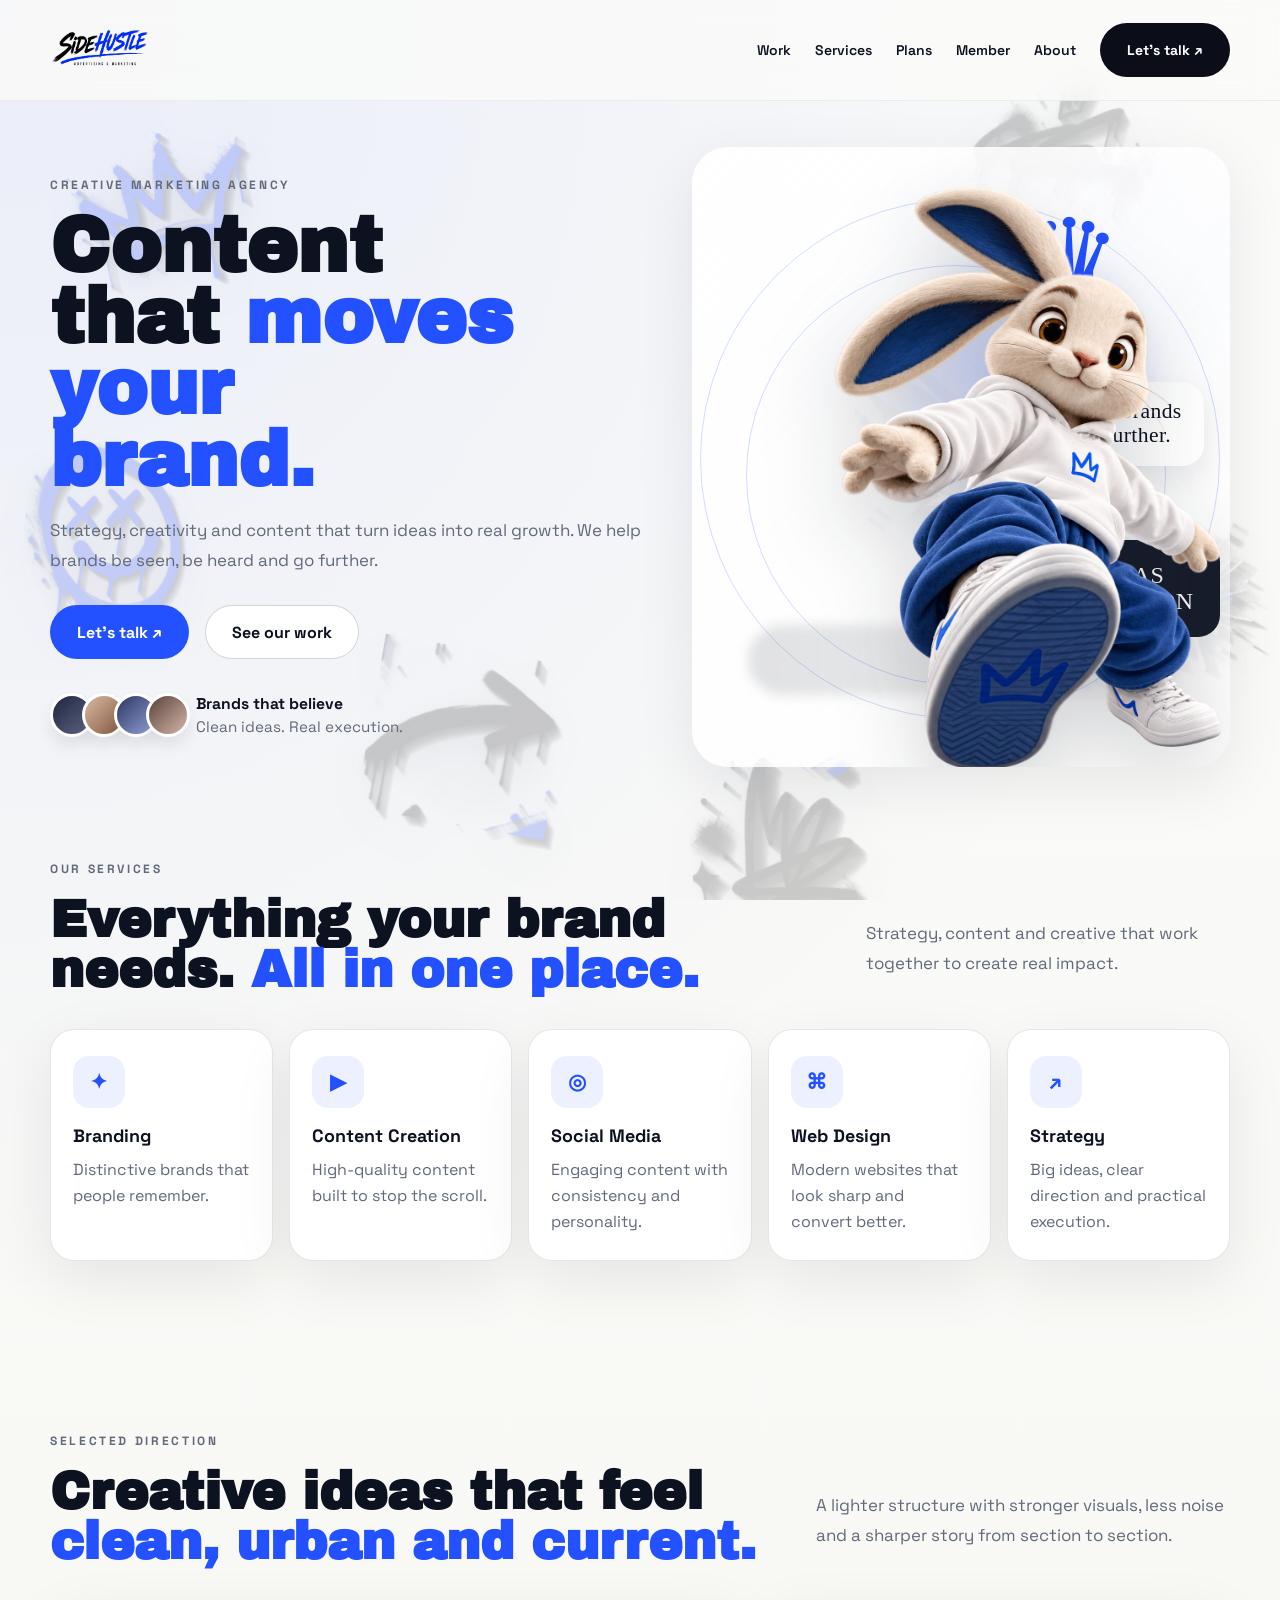
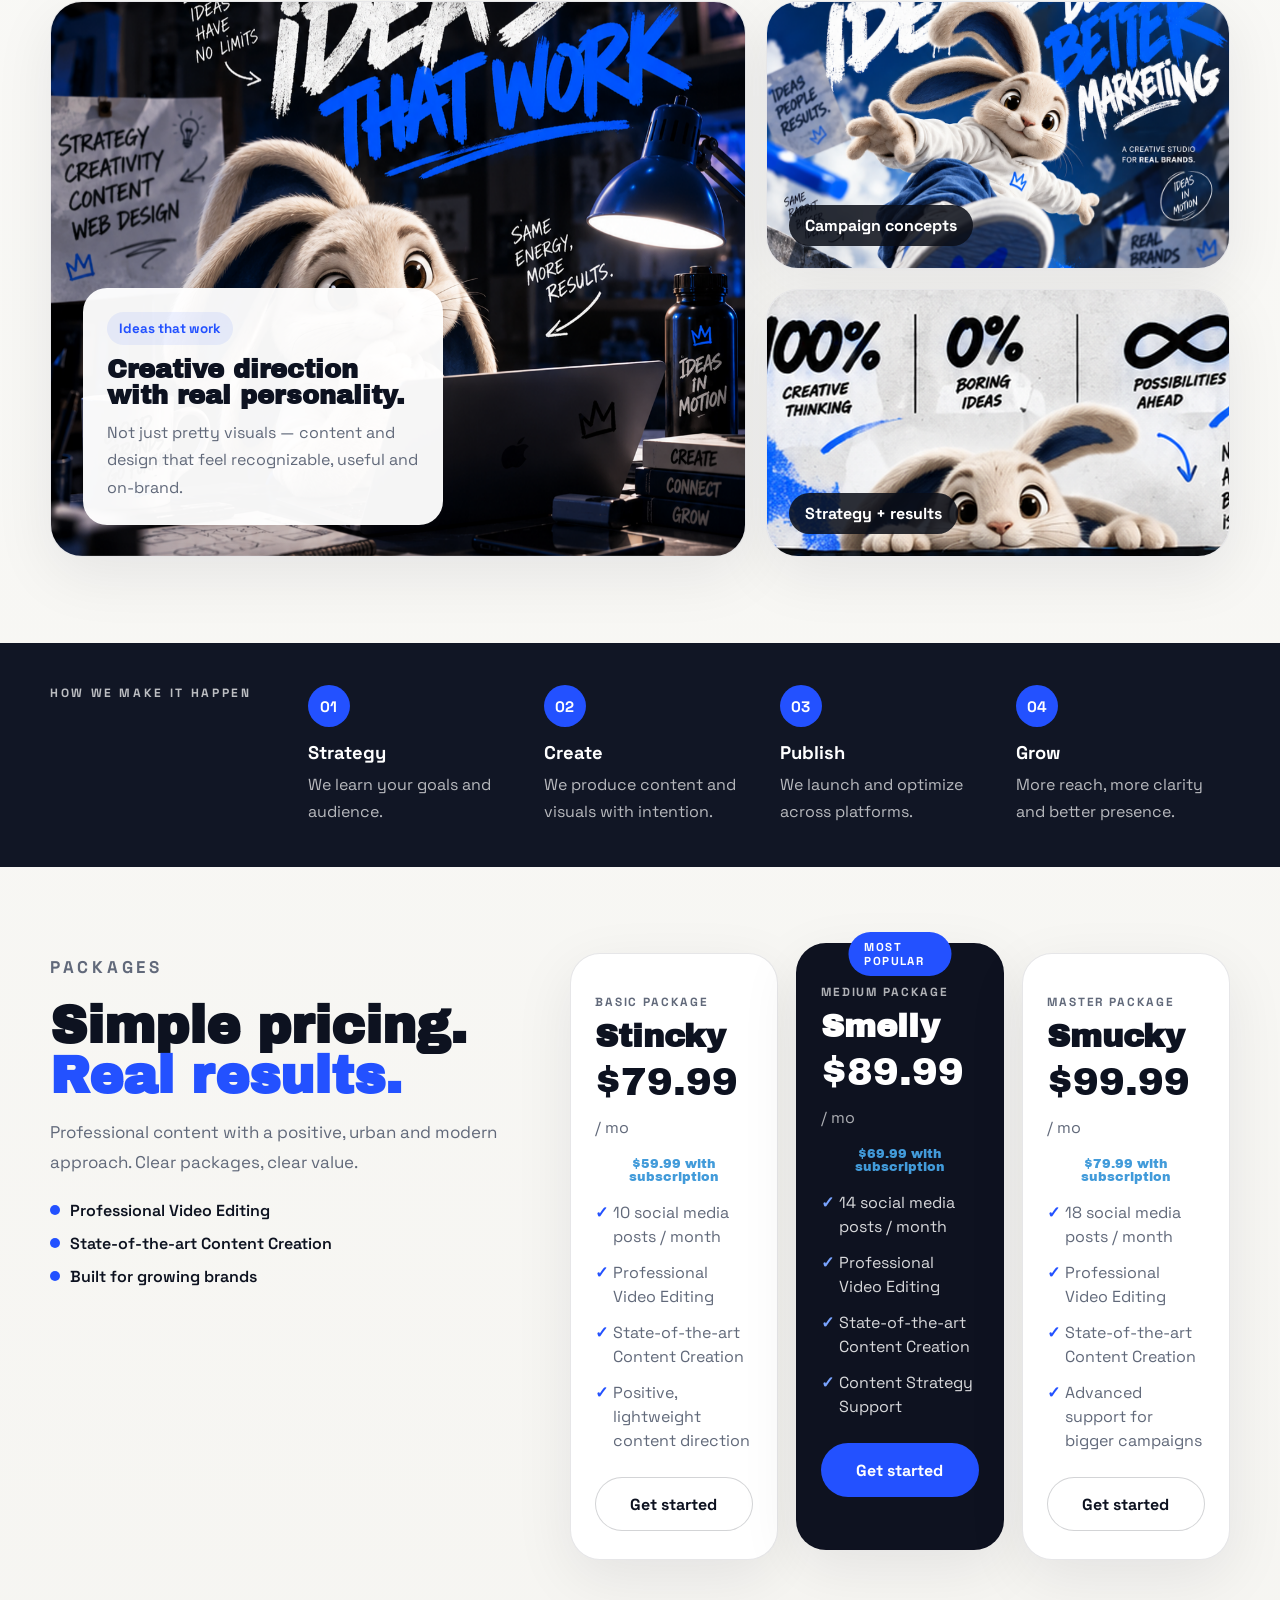
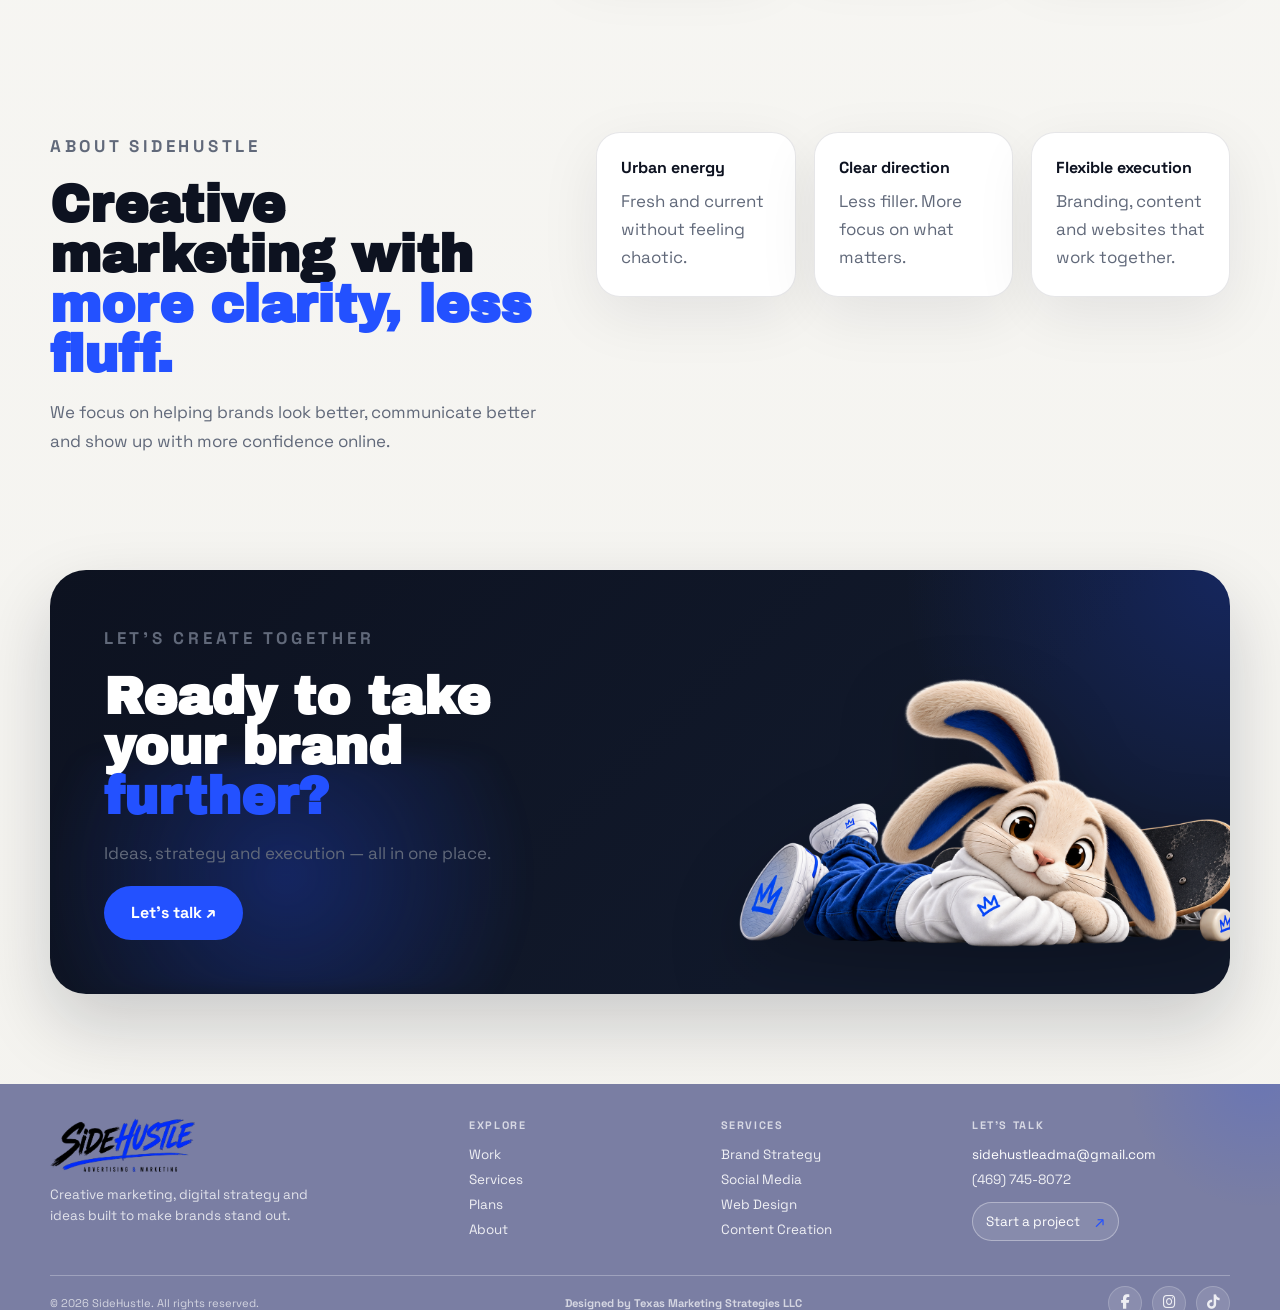
<file: index.html>
<!DOCTYPE html>
<html lang="en">
<head>
  <link
  rel="stylesheet"
  href="https://cdnjs.cloudflare.com/ajax/libs/font-awesome/6.5.2/css/all.min.css"
>
  <meta charset="UTF-8" />
  <meta name="viewport" content="width=device-width, initial-scale=1.0" />
  <meta name="theme-color" content="#0d1220" />
  <meta name="description" content="SideHustle Advertising & Marketing — creative content, branding and websites for brands with hustle." />
  <title>SideHustle — Content that moves your brand</title>
  <link rel="preconnect" href="https://fonts.googleapis.com">
  <link rel="preconnect" href="https://fonts.gstatic.com" crossorigin>
  <link href="https://fonts.googleapis.com/css2?family=Archivo+Black&family=Permanent+Marker&family=Space+Grotesk:wght@400;500;700&display=swap" rel="stylesheet">
  <link rel="stylesheet" href="style.css?v=clean-motion-1" />
  <link rel="icon" type="image/png" href="assets/img/sidehustle_logo.png">
</head>
<body>
  <div class="graffiti-bg" aria-hidden="true"></div>

<div class="site-shell">
    <header class="site-header" id="top">
      <div class="container nav-wrap">
        <a class="brand" href="#top" aria-label="SideHustle home">
          <img src="assets/img/sidehustle_logo.png" alt="SideHustle Advertising & Marketing" />
        </a>

        <button class="nav-toggle" aria-label="Open navigation" aria-expanded="false">☰</button>

        <nav class="site-nav" aria-label="Primary navigation">
          <a href="#work">Work</a>
          <a href="#services">Services</a>
          <a href="#pricing">Plans</a>
          <a href="subscription.html">Member</a>
          <a href="#about">About</a>
          <a href="contact.html" class="btn btn-dark nav-cta">Let's talk ↗</a>
        </nav>
      </div>
    </header>

    <main>
      <section class="hero section" id="home">
        <div class="container hero-grid">
          <div class="hero-copy fade-up">
            <p class="eyebrow">Creative marketing agency</p>
            <h1>Content that <span>moves your brand.</span></h1>
            <p class="hero-text">Strategy, creativity and content that turn ideas into real growth. We help brands be seen, be heard and go further.</p>

            <div class="hero-actions">
              <a href="#contact" class="btn btn-primary">Let's talk ↗</a>
              <a href="#work" class="btn btn-outline">See our work</a>
            </div>

            <div class="trust-row">
              <div class="trust-avatars" aria-hidden="true">
                <span></span><span></span><span></span><span></span>
              </div>
              <p><strong>Brands that believe</strong><span>Clean ideas. Real execution.</span></p>
            </div>
          </div>

          <div class="hero-visual fade-up" data-scene>
            <div class="hero-orbit orbit-one" data-depth="8"></div>
            <div class="hero-orbit orbit-two" data-depth="5"></div>
            <div class="hero-crown" data-depth="16">♛</div>
            <div class="hero-splash" data-depth="12"></div>
            <div class="hero-platform" data-depth="3"></div>
            <div class="hero-note note-right" data-depth="10">Good brands<br>go further.</div>
            <div class="hero-note note-billboard" data-depth="14">Ideas<br>in motion</div>
            <img class="hero-rabbit" data-depth="20" src="assets/img/rabbit-step-overlay.png" alt="SideHustle rabbit mascot" />
          </div>
        </div>
      </section>

      <section class="services section services-band" id="services">
        <div class="container">
          <div class="section-head">
            <div>
              <p class="eyebrow">Our services</p>
              <h2>Everything your brand needs. <span>All in one place.</span></h2>
            </div>
            <p class="section-intro">Strategy, content and creative that work together to create real impact.</p>
          </div>

          <div class="service-grid">
            <article class="service-card">
              <div class="service-icon">✦</div>
              <h3>Branding</h3>
              <p>Distinctive brands that people remember.</p>
            </article>
            <article class="service-card">
              <div class="service-icon">▶</div>
              <h3>Content Creation</h3>
              <p>High-quality content built to stop the scroll.</p>
            </article>
            <article class="service-card">
              <div class="service-icon">◎</div>
              <h3>Social Media</h3>
              <p>Engaging content with consistency and personality.</p>
            </article>
            <article class="service-card">
              <div class="service-icon">⌘</div>
              <h3>Web Design</h3>
              <p>Modern websites that look sharp and convert better.</p>
            </article>
            <article class="service-card">
              <div class="service-icon">↗</div>
              <h3>Strategy</h3>
              <p>Big ideas, clear direction and practical execution.</p>
            </article>
          </div>
        </div>
      </section>

      <section class="work section" id="work">
        <div class="container">
          <div class="section-head">
            <div>
              <p class="eyebrow">Selected direction</p>
              <h2>Creative ideas that feel <span>clean, urban and current.</span></h2>
            </div>
            <p class="section-intro">A lighter structure with stronger visuals, less noise and a sharper story from section to section.</p>
          </div>

          <div class="work-grid">
            <article class="work-card work-feature" data-scene>
              <img class="card-art card-main" data-depth="8" src="assets/img/ideas-that-work.png" alt="Ideas that work board" />
              <div class="card-copy" data-depth="14">
                <span class="card-tag">Ideas that work</span>
                <h3>Creative direction with real personality.</h3>
                <p>Not just pretty visuals — content and design that feel recognizable, useful and on-brand.</p>
              </div>
            </article>

            <article class="work-card work-small" data-scene>
              <img class="card-art" data-depth="10" src="assets/img/concept-campaign.png" alt="Concept campaign board" />
              <div class="mini-copy" data-depth="14">
                <span>Campaign concepts</span>
              </div>
            </article>

            <article class="work-card work-small" data-scene>
              <img class="card-art" data-depth="10" src="assets/img/metrics-board.png" alt="Metrics board" />
              <div class="mini-copy" data-depth="14">
                <span>Strategy + results</span>
              </div>
            </article>
          </div>
        </div>
      </section>

      <section class="process-strip">
        <div class="container process-grid">
          <div class="process-title">
            <p class="eyebrow eyebrow-light">How we make it happen</p>
          </div>
          <div class="process-step">
            <span>01</span>
            <h3>Strategy</h3>
            <p>We learn your goals and audience.</p>
          </div>
          <div class="process-step">
            <span>02</span>
            <h3>Create</h3>
            <p>We produce content and visuals with intention.</p>
          </div>
          <div class="process-step">
            <span>03</span>
            <h3>Publish</h3>
            <p>We launch and optimize across platforms.</p>
          </div>
          <div class="process-step">
            <span>04</span>
            <h3>Grow</h3>
            <p>More reach, more clarity and better presence.</p>
          </div>
        </div>
      </section>

      <section class="pricing section" id="pricing">
        <div class="container pricing-layout">
          <div class="pricing-copy">
            <p class="eyebrow">Packages</p>
            <h2>Simple pricing. <span>Real results.</span></h2>
            <p>Professional content with a positive, urban and modern approach. Clear packages, clear value.</p>
            <ul class="pricing-notes">
              <li>Professional Video Editing</li>
              <li>State-of-the-art Content Creation</li>
              <li>Built for growing brands</li>
            </ul>
          </div>

          <div class="pricing-cards">
            <article class="price-card">
              <p class="package-label">Basic package</p>
              <h3>Stincky</h3>
              <div class="price">$79.99 <span>/ mo</span></div>
              <div class="pricesub"> <center>$59.99 with subscription </center></div>
              <ul>
                <li>10 social media posts / month</li>
                <li>Professional Video Editing</li>
                <li>State-of-the-art Content Creation</li>
                <li>Positive, lightweight content direction</li>
              </ul>
              <a href="contact.html" class="btn btn-outline btn-full">Get started</a>
            </article>

            <article class="price-card featured">
              <div class="popular-tag">Most popular</div>
              <p class="package-label">Medium package</p>
              <h3>Smelly</h3>
              <div class="price">$89.99 <span>/ mo</span></div>
              <div class="pricesub"> <center>$69.99 with subscription </center></div>
              <ul>
                <li>14 social media posts / month</li>
                <li>Professional Video Editing</li>
                <li>State-of-the-art Content Creation</li>
                <li>Content Strategy Support</li>
              </ul>
              <a href="contact.html" class="btn btn-primary btn-full">Get started</a>
            </article>

            <article class="price-card">
              <p class="package-label">Master package</p>
              <h3>Smucky</h3>
              <div class="price">$99.99 <span>/ mo</span></div>
              <div class="pricesub"> <center>$79.99 with subscription </center></div>
              <ul>
                <li>18 social media posts / month</li>
                <li>Professional Video Editing</li>
                <li>State-of-the-art Content Creation</li>
                <li>Advanced support for bigger campaigns</li>
              </ul>
              <a href="contact.html" class="btn btn-outline btn-full">Get started</a>
            </article>
          </div>
        </div>
      </section>

      <section class="about-lite section" id="about">
        <div class="container about-lite-grid">
          <div>
            <p class="eyebrow">About SideHustle</p>
            <h2>Creative marketing with <span>more clarity, less fluff.</span></h2>
            <p>We focus on helping brands look better, communicate better and show up with more confidence online.</p>
          </div>
          <div class="about-points">
            <div><strong>Urban energy</strong><p>Fresh and current without feeling chaotic.</p></div>
            <div><strong>Clear direction</strong><p>Less filler. More focus on what matters.</p></div>
            <div><strong>Flexible execution</strong><p>Branding, content and websites that work together.</p></div>
          </div>
        </div>
      </section>

      <section class="cta section" id="contact">
        <div class="container cta-box" data-scene>
          <div class="cta-copy" data-depth="10">
            <p class="eyebrow eyebrow-light">Let's create together</p>
            <h2>Ready to take your brand <span>further?</span></h2>
            <p>Ideas, strategy and execution — all in one place.</p>
            <a href="contact.html" class="btn btn-primary">Let's talk ↗</a>
          </div>
          <img class="cta-rabbit" data-depth="18" src="assets/img/footer-rabbit-overlay.png" alt="SideHustle rabbit mascot resting on skateboard" />
        </div>
      </section>
    </main>
  </div>
<!-- =====================================================
     FOOTER
===================================================== -->

<footer class="site-footer">

  <div class="container footer-main">

    <!-- BRAND -->
    <div class="footer-brand">

      <a href="#top" class="footer-logo">
        <img
          src="assets/img/logo2.png"
          alt="SideHustle"
        >
      </a>

      <p>
        Creative marketing, digital strategy
        and ideas built to make brands stand out.
      </p>

    </div>


    <!-- NAVIGATION -->
    <div class="footer-column">

      <h4>Explore</h4>

      <a href="#work">Work</a>
      <a href="#services">Services</a>
      <a href="#pricing">Plans</a>
      <a href="#about">About</a>

    </div>


    <!-- SERVICES -->
    <div class="footer-column">

      <h4>Services</h4>

      <a href="#services">Brand Strategy</a>
      <a href="#services">Social Media</a>
      <a href="#services">Web Design</a>
      <a href="#services">Content Creation</a>

    </div>


    <!-- CONTACT -->
    <div class="footer-column footer-contact">

      <h4>Let's talk</h4>

      <a href="mailto:sidehustleadma@gmail.com">
        sidehustleadma@gmail.com
      </a>

      <a >
        (469) 745-8072
      </a>

      <a href="contact.html" class="footer-button">
        Start a project
        <span>↗</span>
      </a>

    </div>

  </div>


  <!-- FOOTER BOTTOM -->

  <div class="container footer-bottom">

  <p>
    © 2026 SideHustle. All rights reserved.
  </p>

  <center><strong><p>
    Designed by Texas Marketing Strategies LLC
  </p></strong></center>

  <div class="footer-socials">

     <a
  href="https://www.facebook.com/profile.php?id=61593650062690&locale=es_LA" target="_blank"
  aria-label="Facebook"
  title="Facebook"
>
  <i class="fa-brands fa-facebook-f"></i>
</a>

    <a
      href="https://www.instagram.com/sidehustleadma/" target="_blank"
      aria-label="Instagram"
      title="Instagram"
    >
      <i class="fa-brands fa-instagram"></i>
    </a>

    <a
      href="https://www.tiktok.com/@sidehustleadma?_r=1&_t=ZS-9A17qVd7bAz"
      aria-label="TikTok"
      title="TikTok"
    >
      <i class="fa-brands fa-tiktok"></i>
    </a>

  </div>

</div>

  </div>

</footer>
  <script src="script.js?v=clean-motion-1"></script>
</body>
</html>
</file>
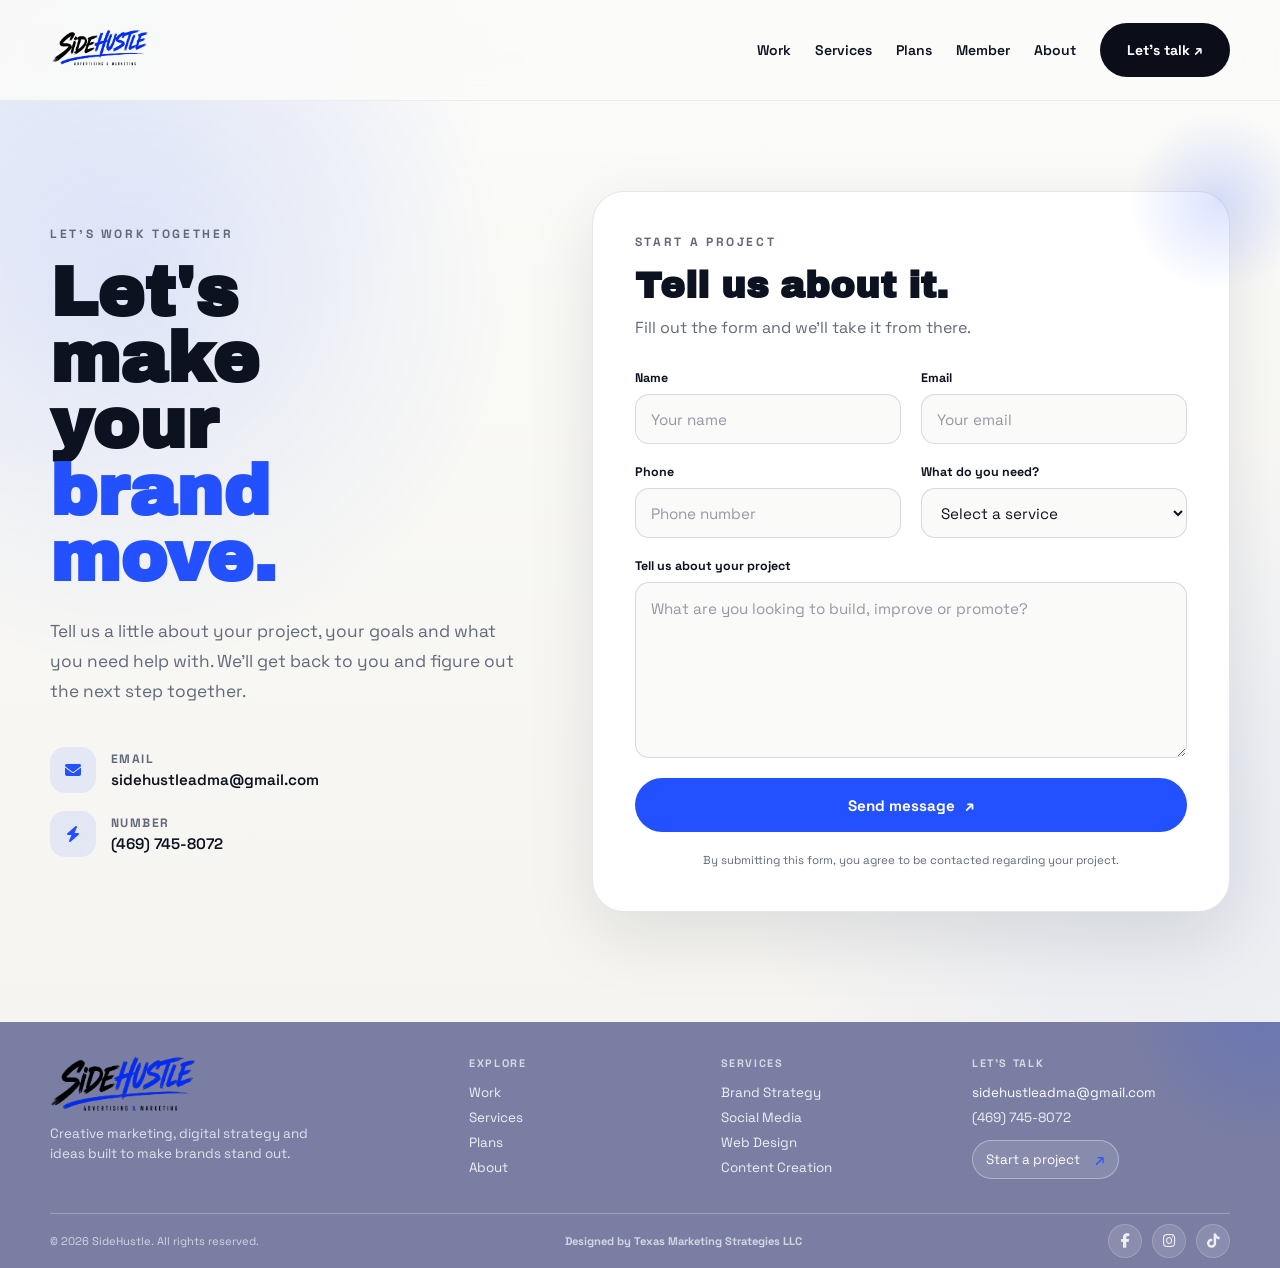
<file: contact.html>
<!DOCTYPE html>
<html lang="en">

<head>
    <link rel="icon" type="image/png" href="assets/img/sidehustle_logo.png">
  <meta charset="UTF-8" />

  <meta
    name="viewport"
    content="width=device-width, initial-scale=1.0"
  />

  <meta
    name="theme-color"
    content="#0d1220"
  />

  <meta
    name="description"
    content="Contact SideHustle Advertising & Marketing. Let's build something that moves your brand."
  />

  <title>Contact — SideHustle Advertising & Marketing</title>


  <!-- GOOGLE FONTS -->

  <link rel="preconnect" href="https://fonts.googleapis.com">

  <link
    rel="preconnect"
    href="https://fonts.gstatic.com"
    crossorigin
  >

  <link
    href="https://fonts.googleapis.com/css2?family=Archivo+Black&family=Permanent+Marker&family=Space+Grotesk:wght@400;500;700&display=swap"
    rel="stylesheet"
  >


  <!-- FONT AWESOME -->

  <link
    rel="stylesheet"
    href="https://cdnjs.cloudflare.com/ajax/libs/font-awesome/6.5.2/css/all.min.css"
  >


  <!-- MAIN CSS -->

  <link
    rel="stylesheet"
    href="style.css?v=clean-motion-1"
  >

</head>


<body>

  <div class="site-shell">


    <!-- =====================================================
         HEADER
    ====================================================== -->

    <header class="site-header" id="top">

      <div class="container nav-wrap">

        <a
          class="brand"
          href="index.html"
          aria-label="SideHustle home"
        >

          <img
            src="assets/img/sidehustle_logo.png"
            alt="SideHustle Advertising & Marketing"
          >

        </a>


        <button
          class="nav-toggle"
          aria-label="Open navigation"
          aria-expanded="false"
        >
          ☰
        </button>


        <nav class="site-nav" aria-label="Primary navigation">
          <a href="index.html#work">Work</a>
          <a href="index.html#services">Services</a>
          <a href="index.html#pricing">Plans</a>
          <a href="subscription.html">Member</a>
          <a href="index.html#about">About</a>
          <a href="contact.html" class="btn btn-dark nav-cta">Let's talk ↗</a>
        </nav>

      </div>

    </header>



    <!-- =====================================================
         MAIN
    ====================================================== -->

    <main>


      <!-- =================================================
           CONTACT HERO
      ================================================== -->

      <section class="contact-page">

        <div class="container contact-layout">


          <!-- LEFT SIDE -->

          <div class="contact-copy">

            <p class="eyebrow">
              Let's work together
            </p>


            <h1>
              Let's make your
              <span>brand move.</span>
            </h1>


            <p class="contact-intro">

              Tell us a little about your project,
              your goals and what you need help with.
              We'll get back to you and figure out
              the next step together.

            </p>


            <div class="contact-details">


              <div class="contact-detail">

                <div class="contact-detail-icon">
                  <i class="fa-solid fa-envelope"></i>
                </div>

                <div>

                  <span>
                    Email
                  </span>

                  <strong>
                    sidehustleadma@gmail.com
                  </strong>

                </div>

              </div>


              <div class="contact-detail">

                <div class="contact-detail-icon">
                  <i class="fa-solid fa-bolt"></i>
                </div>

                <div>

                  <span>
                    Number
                  </span>

                  <strong>
                    (469) 745-8072
                  </strong>

                </div>

              </div>


            </div>

          </div>



          <!-- RIGHT SIDE / FORM -->

          <div class="contact-form-card">


            <div class="contact-form-header">

              <p class="eyebrow">
                Start a project
              </p>

              <h2>
                Tell us about it.
              </h2>

              <p>
                Fill out the form and we'll take it from there.
              </p>

            </div>



            <!-- FORM -->

            <form
              action="contact.php"
              method="POST"
              class="contact-form"
            >


              <!-- NAME -->

              <div class="form-group">

                <label for="name">
                  Name
                </label>

                <input
                  type="text"
                  id="name"
                  name="name"
                  placeholder="Your name"
                  autocomplete="name"
                  required
                >

              </div>



              <!-- EMAIL -->

              <div class="form-group">

                <label for="email">
                  Email
                </label>

                <input
                  type="email"
                  id="email"
                  name="email"
                  placeholder="Your email"
                  autocomplete="email"
                  required
                >

              </div>



             



              <!-- PHONE -->

              <div class="form-group">

                <label for="phone">
                  Phone
                </label>

                <input
                  type="tel"
                  id="phone"
                  name="phone"
                  placeholder="Phone number"
                  autocomplete="tel"
                >

              </div>



              <!-- SERVICE -->

              <div class="form-group">

                <label for="service">
                  What do you need?
                </label>

                <select
                  id="service"
                  name="service"
                  required
                >

                  <option
                    value=""
                    disabled
                    selected
                  >
                    Select a service
                  </option>

                  <option value="Branding">
                    Branding
                  </option>

                  <option value="Content Creation">
                    Content Creation
                  </option>

                  <option value="Social Media">
                    Social Media
                  </option>

                  <option value="Strategy">
                    Strategy
                  </option>

                  <option value="Subscription">
                    Subscription
                  </option>

                  <option value="Other">
                    Other
                  </option>

                </select>

              </div>






              <!-- MESSAGE -->

              <div class="form-group form-group-full">

                <label for="message">
                  Tell us about your project
                </label>

                <textarea
                  id="message"
                  name="message"
                  placeholder="What are you looking to build, improve or promote?"
                  rows="6"
                  required
                ></textarea>

              </div>



              <!-- SUBMIT -->

              <button
                type="submit"
                class="btn btn-primary contact-submit"
              >

                Send message

                <span>↗</span>

              </button>


              <p class="form-note">

                By submitting this form, you agree to be
                contacted regarding your project.

              </p>


            </form>

          </div>

        </div>

      </section>


    </main>



<!-- =====================================================
     FOOTER
===================================================== -->

<footer class="site-footer">

  <div class="container footer-main">

    <!-- BRAND -->
    <div class="footer-brand">

      <a href="#top" class="footer-logo">
        <img
          src="assets/img/logo2.png"
          alt="SideHustle"
        >
      </a>

      <p>
        Creative marketing, digital strategy
        and ideas built to make brands stand out.
      </p>

    </div>


    <!-- NAVIGATION -->
    <div class="footer-column">

      <h4>Explore</h4>

      <a href="#work">Work</a>
      <a href="#services">Services</a>
      <a href="#pricing">Plans</a>
      <a href="#about">About</a>

    </div>


    <!-- SERVICES -->
    <div class="footer-column">

      <h4>Services</h4>

      <a href="#services">Brand Strategy</a>
      <a href="#services">Social Media</a>
      <a href="#services">Web Design</a>
      <a href="#services">Content Creation</a>

    </div>


    <!-- CONTACT -->
    <div class="footer-column footer-contact">

      <h4>Let's talk</h4>

      <a href="mailto:sidehustleadma@gmail.com">
        sidehustleadma@gmail.com
      </a>

      <a >
        (469) 745-8072
      </a>

      <a href="contact.html" class="footer-button">
        Start a project
        <span>↗</span>
      </a>

    </div>

  </div>


  <!-- FOOTER BOTTOM -->

  <div class="container footer-bottom">

  <p>
    © 2026 SideHustle. All rights reserved.
  </p>

  <center><strong><p>
    Designed by Texas Marketing Strategies LLC
  </p></strong></center>

  <div class="footer-socials">

     <a
  href="https://www.facebook.com/profile.php?id=61593650062690&locale=es_LA" target="_blank"
  aria-label="Facebook"
  title="Facebook"
>
  <i class="fa-brands fa-facebook-f"></i>
</a>

    <a
      href="https://www.instagram.com/sidehustleadma/" target="_blank"
      aria-label="Instagram"
      title="Instagram"
    >
      <i class="fa-brands fa-instagram"></i>
    </a>

    <a
      href="https://www.tiktok.com/@sidehustleadma?_r=1&_t=ZS-9A17qVd7bAz"
      aria-label="TikTok"
      title="TikTok"
    >
      <i class="fa-brands fa-tiktok"></i>
    </a>

  </div>

</div>

  </div>

</footer>


  </div>



  <!-- SCRIPT -->

  <script src="script.js?v=clean-motion-1"></script>


  <!-- SUCCESS / ERROR MESSAGE -->

  <script>

    const params = new URLSearchParams(
      window.location.search
    );

    if (params.get("success") === "1") {

      alert(
        "Your message has been sent successfully. We'll get back to you soon."
      );

      window.history.replaceState(
        {},
        document.title,
        "contact.html"
      );

    }

    if (params.get("error")) {

      alert(
        "Something went wrong. Please try again."
      );

      window.history.replaceState(
        {},
        document.title,
        "contact.html"
      );

    }

  </script>

</body>

</html>
</file>
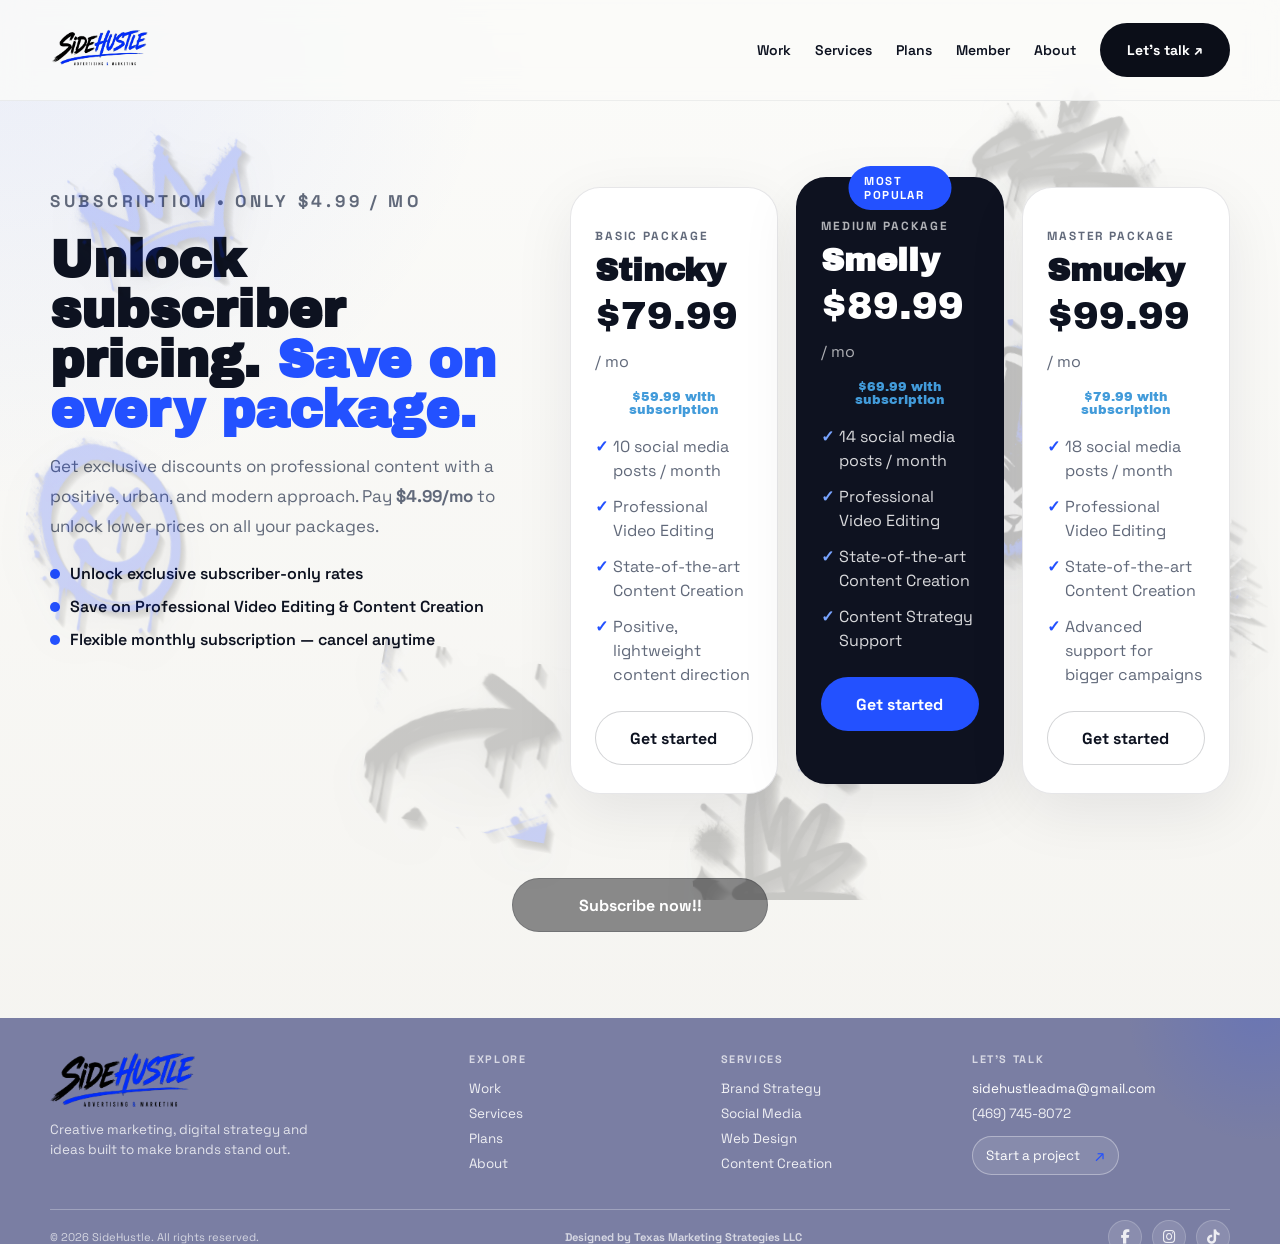
<file: subscription.html>
<!DOCTYPE html>
<html lang="en">
<head>
  <link
  rel="stylesheet"
  href="https://cdnjs.cloudflare.com/ajax/libs/font-awesome/6.5.2/css/all.min.css"
>
  <meta charset="UTF-8" />
  <meta name="viewport" content="width=device-width, initial-scale=1.0" />
  <meta name="theme-color" content="#0d1220" />
  <meta name="description" content="SideHustle Advertising & Marketing — creative content, branding and websites for brands with hustle." />
  <title>SideHustle — Content that moves your brand</title>
  <link rel="preconnect" href="https://fonts.googleapis.com">
  <link rel="preconnect" href="https://fonts.gstatic.com" crossorigin>
  <link href="https://fonts.googleapis.com/css2?family=Archivo+Black&family=Permanent+Marker&family=Space+Grotesk:wght@400;500;700&display=swap" rel="stylesheet">
  <link rel="stylesheet" href="style.css?v=clean-motion-1" />
  <link rel="icon" type="image/png" href="assets/img/sidehustle_logo.png">
</head>
<body>

    <div class="graffiti-bg" aria-hidden="true"></div>

<div class="site-shell">
    <header class="site-header" id="top">
      <div class="container nav-wrap">
        <a class="brand" href="#top" aria-label="SideHustle home">
          <img src="assets/img/sidehustle_logo.png" alt="SideHustle Advertising & Marketing" />
        </a>

        <button class="nav-toggle" aria-label="Open navigation" aria-expanded="false">☰</button>

        <nav class="site-nav" aria-label="Primary navigation">
          <a href="index.html#work">Work</a>
          <a href="index.html#services">Services</a>
          <a href="index.html#pricing">Plans</a>
          <a href="subscription.html">Member</a>
          <a href="index.html#about">About</a>
          <a href="contact.html" class="btn btn-dark nav-cta">Let's talk ↗</a>
        </nav>
      </div>
    </header>

   <section class="pricing section" id="pricing">
        <div class="container pricing-layout">
          <div class="pricing-copy">
  <p class="eyebrow">Subscription • <strong>Only $4.99 / mo</strong></p>
  <h2>Unlock subscriber pricing. <span>Save on every package.</span></h2>
  <p>Get exclusive discounts on professional content with a positive, urban, and modern approach. Pay <strong>$4.99/mo </strong>to unlock lower prices on all your packages.</p>
  <ul class="pricing-notes">
    <li>Unlock exclusive subscriber-only rates</li>
    <li>Save on Professional Video Editing & Content Creation</li>
    <li>Flexible monthly subscription — cancel anytime</li>
  </ul>
</div>

          <div class="pricing-cards">
            <article class="price-card">
              <p class="package-label">Basic package</p>
              <h3>Stincky</h3>
              <div class="price">$79.99 <span>/ mo</span></div>
              <div class="pricesub"> <center>$59.99 with subscription </center></div>
              <ul>
                <li>10 social media posts / month</li>
                <li>Professional Video Editing</li>
                <li>State-of-the-art Content Creation</li>
                <li>Positive, lightweight content direction</li>
              </ul>
              <a href="contact.html" class="btn btn-outline btn-full">Get started</a>
            </article>

            <article class="price-card featured">
              <div class="popular-tag">Most popular</div>
              <p class="package-label">Medium package</p>
              <h3>Smelly</h3>
              <div class="price">$89.99 <span>/ mo</span></div>
              <div class="pricesub"> <center>$69.99 with subscription </center></div>
              <ul>
                <li>14 social media posts / month</li>
                <li>Professional Video Editing</li>
                <li>State-of-the-art Content Creation</li>
                <li>Content Strategy Support</li>
              </ul>
              <a href="contact.html" class="btn btn-primary btn-full">Get started</a>
            </article>

            <article class="price-card">
              <p class="package-label">Master package</p>
              <h3>Smucky</h3>
              <div class="price">$99.99 <span>/ mo</span></div>
              <div class="pricesub"> <center>$79.99 with subscription </center></div>
              <ul>
                <li>18 social media posts / month</li>
                <li>Professional Video Editing</li>
                <li>State-of-the-art Content Creation</li>
                <li>Advanced support for bigger campaigns</li>
              </ul>
              <a href="contact.html" class="btn btn-outline btn-full">Get started</a>
            </article>
          </div>
        </div>
<br><br><br><br>
        <center><a href="contact.html" class="btn btn-outline btn-full-sub">Subscribe now!!</a></center>
      </section>
<!-- =====================================================
     FOOTER
===================================================== -->

<footer class="site-footer">

  <div class="container footer-main">

    <!-- BRAND -->
    <div class="footer-brand">

      <a href="#top" class="footer-logo">
        <img
          src="assets/img/logo2.png"
          alt="SideHustle"
        >
      </a>

      <p>
        Creative marketing, digital strategy
        and ideas built to make brands stand out.
      </p>

    </div>


    <!-- NAVIGATION -->
    <div class="footer-column">

      <h4>Explore</h4>

      <a href="#work">Work</a>
      <a href="#services">Services</a>
      <a href="#pricing">Plans</a>
      <a href="#about">About</a>

    </div>


    <!-- SERVICES -->
    <div class="footer-column">

      <h4>Services</h4>

      <a href="#services">Brand Strategy</a>
      <a href="#services">Social Media</a>
      <a href="#services">Web Design</a>
      <a href="#services">Content Creation</a>

    </div>


    <!-- CONTACT -->
    <div class="footer-column footer-contact">

      <h4>Let's talk</h4>

      <a href="mailto:sidehustleadma@gmail.com">
        sidehustleadma@gmail.com
      </a>

      <a >
        (469) 745-8072
      </a>

      <a href="contact.html" class="footer-button">
        Start a project
        <span>↗</span>
      </a>

    </div>

  </div>


  <!-- FOOTER BOTTOM -->

  <div class="container footer-bottom">

  <p>
    © 2026 SideHustle. All rights reserved.
  </p>

  <center><strong><p>
    Designed by Texas Marketing Strategies LLC
  </p></strong></center>

  <div class="footer-socials">

     <a
  href="https://www.facebook.com/profile.php?id=61593650062690&locale=es_LA" target="_blank"
  aria-label="Facebook"
  title="Facebook"
>
  <i class="fa-brands fa-facebook-f"></i>
</a>

    <a
      href="https://www.instagram.com/sidehustleadma/" target="_blank"
      aria-label="Instagram"
      title="Instagram"
    >
      <i class="fa-brands fa-instagram"></i>
    </a>

    <a
      href="https://www.tiktok.com/@sidehustleadma?_r=1&_t=ZS-9A17qVd7bAz"
      aria-label="TikTok"
      title="TikTok"
    >
      <i class="fa-brands fa-tiktok"></i>
    </a>

  </div>

</div>

  </div>

</footer>
  <script src="script.js?v=clean-motion-1"></script>
</body>
</html>
</file>
<file: style.css>
:root{
  --bg:#f4f3ef;
  --paper:#ffffff;
  --ink:#0d1220;
  --muted:#61697a;
  --line:rgba(13,18,32,.1);
  --blue:#2351ff;
  --blue-dark:#1837ad;
  --shadow:0 18px 60px rgba(13,18,32,.08);

  --radius:28px;

  --marker:'Permanent Marker', cursive;
  --display:'Archivo Black', sans-serif;
  --body:'Space Grotesk', sans-serif;
}


/* =========================================================
   BASE
========================================================= */

*{
  box-sizing:border-box;
}

html{
  scroll-behavior:smooth;
}

body{
  margin:0;
  font-family:var(--body);
  color:var(--ink);

  background:
    radial-gradient(
      circle at top left,
      rgba(35,81,255,.08),
      transparent 28%
    ),
    linear-gradient(
      180deg,
      #fbfbf9 0%,
      var(--bg) 100%
    );
}

a{
  text-decoration:none;
  color:inherit;
}

img{
  max-width:100%;
  display:block;
}

.container{
  width:min(1180px,calc(100% - 40px));
  margin:0 auto;
}

.section{
  padding:86px 0;
}


/* =========================================================
   3D GRAFFITI BACKGROUND
========================================================= */

.graffiti-bg{
  position:fixed;
  inset:0;

  width:100%;
  height:100%;

  pointer-events:none;
  overflow:hidden;

  z-index:0;

  perspective:1400px;
  perspective-origin:50% 50%;

  transform-style:preserve-3d;
}


/* ---------------------------------------------------------
   CONTENEDOR PRINCIPAL
--------------------------------------------------------- */

.graffiti-3d{
  position:absolute;

  transform-style:preserve-3d;
  transform-origin:center center;

  will-change:transform;

  pointer-events:none;

  opacity:.19;

  /*
   * Evita que las imágenes se vean demasiado pesadas.
   */
  filter:
    saturate(.95)
    contrast(1.08);
}


/* ---------------------------------------------------------
   TODAS LAS IMÁGENES
--------------------------------------------------------- */

.graffiti-3d img{
  position:absolute;

  left:0;
  top:0;

  width:100%;
  height:auto;

  max-width:none;

  pointer-events:none;
  user-select:none;

  -webkit-user-drag:none;

  transform-style:preserve-3d;
}


/* =========================================================
   CONTENEDOR DE PROFUNDIDAD
========================================================= */

.graffiti-depth{
  position:relative;

  width:100%;

  transform-style:preserve-3d;

  transform-origin:center center;

  will-change:transform;
}


/* =========================================================
   EXTRUSIÓN 3D
========================================================= */

.graffiti-extrusion{
  position:absolute;

  inset:0;

  z-index:1;

  transform-style:preserve-3d;

  /*
   * Oscurecemos las capas traseras para simular
   * el costado del objeto.
   */
  filter:
    brightness(.30)
    saturate(.72)
    contrast(1.2);

  opacity:.95;
}


/* ---------------------------------------------------------
   CAPAS DE EXTRUSIÓN
--------------------------------------------------------- */

.graffiti-extrusion .graffiti-layer{
  position:absolute;

  left:0;
  top:0;

  width:100%;
  height:auto;

  transform-origin:center center;

  transform-style:preserve-3d;

  will-change:transform;
}


/* =========================================================
   GRAFFITI FRONTAL
========================================================= */

.graffiti-front{
  position:relative !important;

  z-index:10;

  transform-style:preserve-3d;

  transform:
    translateZ(18px);

  filter:
    drop-shadow(
      0 18px 15px
      rgba(13,18,32,.20)
    )
    drop-shadow(
      0 3px 4px
      rgba(13,18,32,.12)
    );

  will-change:transform;
}


/* =========================================================
   HIGHLIGHT
========================================================= */

.graffiti-highlight{
  z-index:11;

  opacity:.16;

  transform-style:preserve-3d;

  transform:
    translate(
      -1.5px,
      -1.5px
    )
    translateZ(24px);

  filter:
    brightness(1.9)
    contrast(.72);

  mix-blend-mode:screen;

  pointer-events:none;
}


/* =========================================================
   SOMBRA EXTRA
========================================================= */

.graffiti-3d::after{
  content:"";

  position:absolute;

  left:8%;
  top:14%;

  width:84%;
  height:72%;

  z-index:-10;

  background:rgba(13,18,32,.20);

  filter:blur(18px);

  opacity:.45;

  transform:
    translate(
      12px,
      18px
    )
    translateZ(-20px)
    scale(.9);

  border-radius:50%;

  pointer-events:none;
}


/* =========================================================
   CONTENIDO PRINCIPAL
========================================================= */

.site-header,
main{
  position:relative;
  z-index:1;
}


/* =========================================================
   NAVBAR
========================================================= */

.site-header{
  position:sticky;
  top:0;
  z-index:50;

  background:rgba(251,251,249,.82);
  backdrop-filter:blur(14px);

  border-bottom:1px solid rgba(13,18,32,.06);

  transition:
    background .35s ease,
    box-shadow .35s ease,
    border-color .35s ease;
}


/* =========================================================
   NAV WRAP
========================================================= */

.nav-wrap{
  display:flex;
  align-items:center;
  justify-content:space-between;

  gap:20px;

  min-height:100px;

  transition:
    min-height .35s cubic-bezier(.22,1,.36,1),
    gap .35s ease;
}


/* =========================================================
   LOGO
========================================================= */

.brand{
  display:flex;
  align-items:center;
  flex-shrink:0;
}

.brand img{
  width:100px;
  height:auto;

  transform-origin:left center;

  transition:
    width .35s cubic-bezier(.22,1,.36,1),
    transform .35s cubic-bezier(.22,1,.36,1);
}


/* =========================================================
   NAVIGATION
========================================================= */

.site-nav{
  display:flex;
  align-items:center;

  gap:24px;

  font-size:14px;
  font-weight:600;

  transition:
    gap .35s cubic-bezier(.22,1,.36,1),
    font-size .35s ease;
}


.site-nav a{
  position:relative;

  transition:
    color .2s ease,
    transform .2s ease;
}


/* UNDERLINE */

.site-nav a:not(.btn):after{
  content:"";

  position:absolute;

  left:0;
  bottom:-5px;

  width:0;
  height:2px;

  border-radius:999px;

  background:var(--blue);

  transition:
    width .25s ease;
}


.site-nav a:not(.btn):hover:after{
  width:100%;
}


/* =========================================================
   NAVBAR — SCROLLED
========================================================= */

.site-header.is-scrolled{
  background:rgba(251,251,249,.96);

  box-shadow:
    0 8px 25px rgba(13,18,32,.10);

  border-bottom-color:
    rgba(13,18,32,.10);
}


/* NAVBAR MÁS PEQUEÑO */

.site-header.is-scrolled .nav-wrap{
  min-height:70px;
}


/* LOGO MÁS PEQUEÑO */

.site-header.is-scrolled .brand img{
  width:80px;
}


/* MENÚ MÁS PEQUEÑO */

.site-header.is-scrolled .site-nav{
  gap:16px;
  font-size:12px;
}


/* BOTÓN CTA MÁS PEQUEÑO */

.site-header.is-scrolled .nav-cta{
  padding:8px 14px;
  font-size:12px;
}


/* =========================================================
   MOBILE BUTTON
========================================================= */

.nav-toggle{
  display:none;

  border:0;

  background:#fff;

  border-radius:12px;

  padding:9px 11px;

  font-size:21px;
  line-height:1;

  cursor:pointer;

  box-shadow:
    0 8px 22px
    rgba(13,18,32,.08);

  transition:
    transform .2s ease,
    box-shadow .2s ease;
}


.nav-toggle:hover{
  transform:translateY(-1px);

  box-shadow:
    0 10px 25px
    rgba(13,18,32,.12);
}


/* =========================================================
   MOBILE NAV
========================================================= */

@media (max-width:860px){

  .nav-toggle{
    display:block;
  }


  .site-nav{
    position:absolute;

    left:20px;
    right:20px;
    top:70px;

    background:
      rgba(255,255,255,.97);

    border:
      1px solid
      var(--line);

    border-radius:22px;

    box-shadow:
      0 20px 50px
      rgba(13,18,32,.12);

    padding:16px;

    display:none;

    flex-direction:column;

    align-items:flex-start;

    gap:14px;

    font-size:14px;
  }


  .site-nav.is-open{
    display:flex;
  }


  .site-nav a:not(.btn):after{
    display:none;
  }


  /* MENU CUANDO EL NAVBAR ESTÁ COMPACTO */

  .site-header.is-scrolled .site-nav{
    top:50px;

    gap:13px;

    font-size:13px;
  }


  .nav-cta{
    width:100%;
  }

}


/* =========================================================
   SMALL MOBILE
========================================================= */

@media (max-width:580px){

  .nav-wrap{
    min-height:60px;
  }


  .brand img{
    width:90px;
  }


  /* NAVBAR COMPACTO */

  .site-header.is-scrolled .nav-wrap{
    min-height:48px;
  }


  .site-header.is-scrolled .brand img{
    width:58px;
  }


  .site-nav{
    top:60px;

    left:14px;
    right:14px;

    border-radius:20px;

    padding:15px;
  }


  .site-header.is-scrolled .site-nav{
    top:48px;
  }

}
/* =========================================================
   BUTTONS
========================================================= */

.nav-toggle{
  display:none;

  border:0;

  background:#fff;

  border-radius:12px;

  padding:10px 12px;

  font-size:22px;

  box-shadow:var(--shadow);
}


.btn{
  display:inline-flex;

  align-items:center;
  justify-content:center;

  gap:10px;

  min-height:54px;

  padding:0 26px;

  border-radius:999px;

  font-weight:700;

  border:
    1.6px solid
    transparent;

  transition:
    transform .25s ease,
    box-shadow .25s ease,
    background .25s ease,
    color .25s ease;
}


.btn:hover{
  transform:translateY(-2px);

  box-shadow:
    0 12px 28px
    rgba(13,18,32,.12);
}


.btn-primary{
  background:var(--blue);
  color:#fff;
}


.btn-primary:hover{
  background:var(--blue-dark);
}


.btn-outline{
  background:#fff;

  border-color:
    rgba(13,18,32,.18);
}


.btn-dark{
  background:#0b0e18;
  color:#fff;
}


.btn-full{
  width:100%;
}

.btn-full-sub{
  width:20%;
  background-color: #898989;
  color: #ffffff;

}


/* =========================================================
   TYPOGRAPHY
========================================================= */

.eyebrow{
  margin:0 0 18px;

  font-size:12px;

  letter-spacing:.22em;

  text-transform:uppercase;

  font-weight:700;

  color:var(--muted);
}


.eyebrow-light{
  color:rgba(255,255,255,.72);
}


.section-head{
  display:flex;

  justify-content:space-between;

  align-items:end;

  gap:24px;

  margin-bottom:34px;
}


.section-head h2,
.about-lite h2,
.pricing-copy h2,
.cta-copy h2{
  margin:0;

  font-size:
    clamp(2rem,4vw,3.5rem);

  line-height:.98;

  font-family:var(--display);
}


.section-head h2 span,
.about-lite h2 span,
.pricing-copy h2 span,
.cta-copy h2 span,
.hero-copy h1 span{
  color:var(--blue);
}


.section-intro,
.hero-text,
.pricing-copy p,
.about-lite p,
.cta-copy p{
  color:var(--muted);

  font-size:1.06rem;

  line-height:1.75;
}


/* =========================================================
   HERO
========================================================= */

.hero{
  padding:46px 0 72px;
}


.hero-grid{
  display:grid;

  grid-template-columns:
    1.05fr .95fr;

  align-items:center;

  gap:48px;
}


.hero-copy h1{
  margin:0 0 20px;

  font-family:var(--display);

  font-size:
    clamp(3rem,6vw,5.6rem);

  line-height:.93;

  max-width:9.2ch;
}


.hero-actions{
  display:flex;

  gap:16px;

  flex-wrap:wrap;

  margin-top:30px;
}


/* =========================================================
   TRUST
========================================================= */

.trust-row{
  display:flex;

  align-items:center;

  gap:18px;

  margin-top:34px;
}


.trust-avatars{
  display:flex;

  align-items:center;
}


.trust-avatars span{
  width:44px;
  height:44px;

  border-radius:50%;

  display:block;

  margin-right:-12px;

  border:3px solid #fff;

  background:
    linear-gradient(
      135deg,
      #1f2440,
      #5f6780
    );

  box-shadow:
    0 10px 16px
    rgba(13,18,32,.08);
}


.trust-avatars span:nth-child(2){
  background:
    linear-gradient(
      135deg,
      #d9b9a0,
      #835840
    );
}


.trust-avatars span:nth-child(3){
  background:
    linear-gradient(
      135deg,
      #2b355e,
      #92a3da
    );
}


.trust-avatars span:nth-child(4){
  background:
    linear-gradient(
      135deg,
      #5b423a,
      #d2b6a9
    );
}


.trust-row p{
  display:grid;

  gap:3px;

  margin:0;

  font-size:.95rem;
}


.trust-row strong{
  font-size:.98rem;
}


.trust-row span{
  color:var(--muted);
}


/* =========================================================
   HERO VISUAL
========================================================= */

.hero-visual{
  position:relative;

  min-height:620px;

  border-radius:36px;

  overflow:hidden;

  background:
    linear-gradient(
      135deg,
      rgba(255,255,255,.96),
      rgba(255,255,255,.7)
    ),
    radial-gradient(
      circle at 80% 20%,
      rgba(35,81,255,.12),
      transparent 32%
    ),
    radial-gradient(
      circle at 10% 10%,
      rgba(13,18,32,.05),
      transparent 24%
    );

  box-shadow:var(--shadow);

  perspective:1200px;

  transform-style:preserve-3d;
}


.hero-visual > *{
  position:absolute;

  will-change:transform;

  transition:
    transform .18s ease-out;
}


.hero-splash{
  right:60px;
  top:88px;

  width:280px;
  height:280px;

  border-radius:
    42% 58% 43% 57% /
    45% 45% 55% 55%;

  background:
    radial-gradient(
      circle at center,
      rgba(35,81,255,.25),
      rgba(35,81,255,.08) 55%,
      transparent 70%
    );

  filter:blur(6px);
}


.hero-orbit{
  border:
    1px solid
    rgba(35,81,255,.2);

  border-radius:50%;
}


.orbit-one{
  width:520px;
  height:520px;

  right:10px;
  top:52px;
}


.orbit-two{
  width:420px;
  height:420px;

  right:64px;
  top:118px;
}


.hero-crown{
  right:108px;
  top:58px;

  font-size:118px;

  color:var(--blue);

  font-family:var(--marker);

  line-height:1;

  transform:rotate(8deg);
}


.hero-platform{
  left:56px;
  right:48px;
  bottom:72px;

  height:70px;

  border-radius:999px;

  background:
    linear-gradient(
      90deg,
      rgba(13,18,32,.12),
      rgba(13,18,32,.04)
    );

  filter:blur(6px);
}


.hero-note{
  display:inline-flex;

  align-items:center;
  justify-content:center;

  text-align:center;

  border-radius:22px;

  padding:18px 22px;

  background:
    rgba(255,255,255,.94);

  box-shadow:
    0 14px 34px
    rgba(13,18,32,.1);

  font-family:var(--marker);

  line-height:1.1;

  font-size:1.35rem;

  letter-spacing:.02em;
}


.note-right{
  right:26px;
  top:235px;

  transform:rotate(-8deg);
}


.note-billboard{
  right:10px;
  bottom:130px;

  background:#181d2b;

  color:#fff;

  transform:rotate(-3deg);

  text-transform:uppercase;

  font-size:1.5rem;

  padding:22px 26px;
}


.hero-rabbit{
  width:min(88%,600px);

  right:-36px;
  bottom:-6px;

  filter:
    drop-shadow(
      0 30px 40px
      rgba(13,18,32,.18)
    );
}


/* =========================================================
   SERVICES
========================================================= */

.services-band{
  padding-top:22px;
}


.service-grid{
  display:grid;

  grid-template-columns:
    repeat(5,1fr);

  gap:16px;
}


.service-card{
  background:#fff;

  border:
    1px solid
    var(--line);

  border-radius:24px;

  padding:26px 22px;

  box-shadow:var(--shadow);
}


.service-card h3{
  margin:16px 0 10px;

  font-size:1.12rem;
}


.service-card p{
  margin:0;

  color:var(--muted);

  line-height:1.6;
}


.service-icon{
  width:52px;
  height:52px;

  border-radius:16px;

  display:grid;

  place-items:center;

  background:
    rgba(35,81,255,.08);

  color:var(--blue);

  font-weight:700;

  font-size:1.3rem;
}


/* =========================================================
   WORK
========================================================= */

.work-grid{
  display:grid;

  grid-template-columns:
    1.2fr .8fr;

  gap:20px;
}


.work-feature{
  grid-row:span 2;

  min-height:560px;
}


.work-card{
  position:relative;

  overflow:hidden;

  border-radius:32px;

  background:#fff;

  border:
    1px solid
    var(--line);

  box-shadow:var(--shadow);

  min-height:268px;

  perspective:1200px;

  transform-style:preserve-3d;
}


.work-card .card-art,
.work-card .card-copy,
.work-card .mini-copy{
  position:absolute;

  transition:
    transform .18s ease-out;

  will-change:transform;
}


.work-feature .card-main{
  inset:0;

  width:100%;
  height:100%;

  object-fit:cover;
}


.work-feature .card-copy{
  left:32px;
  bottom:32px;

  max-width:360px;

  background:
    rgba(255,255,255,.96);

  padding:24px;

  border-radius:24px;

  box-shadow:
    0 18px 30px
    rgba(13,18,32,.12);
}


.card-tag{
  display:inline-flex;

  padding:8px 12px;

  border-radius:999px;

  background:
    rgba(35,81,255,.08);

  color:var(--blue);

  font-size:.84rem;

  font-weight:700;

  margin-bottom:12px;
}


.work-feature h3{
  margin:0 0 10px;

  font-size:1.6rem;

  font-family:var(--display);

  line-height:1.02;
}


.work-feature p{
  margin:0;

  color:var(--muted);

  line-height:1.7;
}


.work-small .card-art{
  inset:0;

  width:100%;
  height:100%;

  object-fit:cover;
}


.work-small .mini-copy{
  left:22px;
  bottom:22px;

  background:
    rgba(11,14,24,.86);

  color:#fff;

  padding:10px 16px;

  border-radius:999px;

  font-weight:700;
}


/* =========================================================
   PROCESS
========================================================= */

.process-strip{
  background:#111625;

  color:#fff;

  padding:26px 0;
}


.process-grid{
  display:grid;

  grid-template-columns:
    1.1fr repeat(4,1fr);

  gap:22px;

  align-items:start;
}


.process-title{
  padding-top:16px;
}


.process-step{
  padding:16px 0;
}


.process-step span{
  display:inline-grid;

  place-items:center;

  width:42px;
  height:42px;

  border-radius:50%;

  background:var(--blue);

  font-size:.95rem;

  font-weight:700;

  margin-bottom:14px;
}


.process-step h3{
  margin:0 0 8px;

  font-size:1.15rem;
}


.process-step p{
  margin:0;

  color:
    rgba(255,255,255,.7);

  line-height:1.65;
}


/* =========================================================
   PRICING
========================================================= */

.pricing-layout{
  display:grid;

  grid-template-columns:
    .85fr 1.15fr;

  gap:32px;

  align-items:start;
}


.pricing-notes{
  margin:22px 0 0;

  padding:0;

  list-style:none;

  display:grid;

  gap:12px;
}


.pricing-notes li{
  display:flex;

  align-items:center;

  gap:10px;

  font-weight:600;
}


.pricing-notes li:before{
  content:"";

  width:10px;
  height:10px;

  border-radius:50%;

  background:var(--blue);

  display:block;
}


.pricing-cards{
  display:grid;

  grid-template-columns:
    repeat(3,1fr);

  gap:18px;
}


.price-card{
  position:relative;

  background:#fff;

  border:
    1px solid
    var(--line);

  border-radius:30px;

  padding:28px 24px;

  box-shadow:var(--shadow);
}


.price-card.featured{
  background:#0e1220;

  color:#fff;

  transform:translateY(-10px);
}


.price-card.featured ul li{
  color:
    rgba(255,255,255,.84);
}


.price-card.featured .package-label{
  color:
    rgba(255,255,255,.68);
}


.price-card h3{
  margin:0 0 10px;

  font-size:2rem;

  font-family:var(--display);

  line-height:1;
}


.package-label{
  text-transform:uppercase;

  letter-spacing:.16em;

  font-size:.74rem;

  color:var(--muted);

  font-weight:700;
}


.price{
  font-family:var(--display);

  font-size:2.4rem;

  line-height:1;

  margin-bottom:18px;
}

.pricesub{
  font-family:var(--display);

  font-size:0.8rem;

  line-height:1;

  margin-bottom:18px;

  color: #429bda;
}


.price span{
  font-size:1rem;

  font-family:var(--body);

  color:var(--muted);
}


.price-card.featured .price span{
  color:
    rgba(255,255,255,.66);
}


.price-card ul{
  margin:0 0 24px;

  padding:0;

  list-style:none;

  display:grid;

  gap:12px;
}


.price-card li{
  position:relative;

  padding-left:18px;

  color:var(--muted);

  line-height:1.5;
}


.price-card li:before{
  content:"✓";

  position:absolute;

  left:0;

  color:var(--blue);

  font-weight:700;
}


.price-card.featured li:before{
  color:#79a4ff;
}


.popular-tag{
  position:absolute;

  left:50%;

  top:-12px;

  transform:translateX(-50%);

  background:var(--blue);

  color:#fff;

  padding:8px 16px;

  border-radius:999px;

  font-size:.72rem;

  text-transform:uppercase;

  letter-spacing:.12em;

  font-weight:700;
}


/* =========================================================
   ABOUT
========================================================= */

.about-lite-grid{
  display:grid;

  grid-template-columns:
    .9fr 1.1fr;

  gap:28px;

  align-items:start;
}


.about-points{
  display:grid;

  grid-template-columns:
    repeat(3,1fr);

  gap:18px;
}


.about-points > div{
  background:#fff;

  border:
    1px solid
    var(--line);

  border-radius:24px;

  padding:24px;

  box-shadow:var(--shadow);
}


.about-points strong{
  display:block;

  margin-bottom:10px;

  font-size:1rem;
}


.about-points p{
  margin:0;

  color:var(--muted);

  line-height:1.65;
}


/* =========================================================
   CTA
========================================================= */

.cta{
  padding-top:10px;

  padding-bottom:90px;
}


.cta-box{
  position:relative;

  overflow:hidden;

  border-radius:36px;

  min-height:370px;

  padding:54px;

  background:
    radial-gradient(
      circle at top right,
      rgba(35,81,255,.24),
      transparent 26%
    ),
    linear-gradient(
      135deg,
      #0d1220,
      #11192b 70%
    );

  box-shadow:
    0 30px 70px
    rgba(13,18,32,.18);

  transform-style:preserve-3d;

  perspective:1200px;
}


.cta-box > *{
  position:relative;

  z-index:2;

  transition:
    transform .18s ease-out;

  will-change:transform;
}


.cta-box:before{
  content:"";

  position:absolute;

  inset:auto auto 0 -10%;

  width:60%;
  height:56%;

  background:
    radial-gradient(
      circle,
      rgba(35,81,255,.28),
      transparent 65%
    );

  filter:blur(10px);
}


.cta-copy{
  max-width:520px;

  color:#fff;
}


.cta-rabbit{
  position:absolute;

  right:-16px;
  bottom:-8px;

  width:min(46%,520px);

  filter:
    drop-shadow(
      0 26px 34px
      rgba(0,0,0,.25)
    );
}


/* =========================================================
   ANIMATION
========================================================= */

.fade-up{
  opacity:0;

  transform:translateY(24px);

  animation:
    fadeUp .9s ease forwards;
}


.fade-up:nth-child(2){
  animation-delay:.12s;
}


@keyframes fadeUp{

  to{
    opacity:1;

    transform:none;
  }

}


/* =========================================================
   TABLET
========================================================= */

@media (max-width:1120px){

  .service-grid{
    grid-template-columns:
      repeat(3,1fr);
  }

  .pricing-layout,
  .about-lite-grid,
  .hero-grid{
    grid-template-columns:1fr;
  }

  .pricing-cards{
    grid-template-columns:
      repeat(3,1fr);
  }

  .hero-visual{
    order:-1;

    min-height:560px;
  }

  .process-grid{
    grid-template-columns:
      repeat(2,1fr);
  }

  .process-title{
    grid-column:1/-1;
  }

  .about-points{
    grid-template-columns:1fr;
  }

}


/* =========================================================
   MOBILE
========================================================= */

@media (max-width:860px){

  .nav-toggle{
    display:block;
  }


  .site-nav{
    position:absolute;

    left:20px;
    right:20px;

    top:88px;

    background:
      rgba(255,255,255,.96);

    border:
      1px solid
      var(--line);

    border-radius:24px;

    box-shadow:var(--shadow);

    padding:18px;

    display:none;

    flex-direction:column;

    align-items:flex-start;
  }


  .site-nav.is-open{
    display:flex;
  }


  .site-header.is-scrolled .site-nav{
    top:68px;
  }


  .nav-cta{
    width:100%;
  }


  .hero-copy h1{
    max-width:none;
  }


  .service-grid,
  .pricing-cards,
  .work-grid{
    grid-template-columns:1fr;
  }


  .work-feature{
    grid-row:auto;

    min-height:450px;
  }


  .process-grid{
    grid-template-columns:1fr;
  }


  .section-head{
    flex-direction:column;

    align-items:flex-start;
  }


  .hero-visual{
    min-height:500px;
  }


  .hero-rabbit{
    width:min(100%,440px);

    right:-34px;
  }


  .cta-rabbit{
    position:relative;

    right:auto;
    bottom:auto;

    width:min(100%,420px);

    margin:30px auto 0;
  }


  .cta-box{
    padding-bottom:22px;
  }


  /*
   * En móvil bajamos la intensidad del graffiti.
   */
  .graffiti-3d{
    opacity:.10;
  }

}


/* =========================================================
   SMALL PHONES
========================================================= */

@media (max-width:580px){

  .container{
    width:min(
      100% - 28px,
      1180px
    );
  }


  .section{
    padding:70px 0;
  }


  .nav-wrap{
    min-height:78px;
  }


  .brand img{
    width:160px;
  }


  .hero{
    padding-top:26px;
  }


  .hero-visual{
    min-height:420px;

    border-radius:28px;
  }


  .hero-note{
    font-size:1rem;

    padding:14px 16px;
  }


  .note-right{
    right:10px;

    top:205px;
  }


  .note-billboard{
    right:8px;

    bottom:90px;

    font-size:1rem;

    padding:12px 16px;
  }


  .hero-crown{
    font-size:82px;

    right:70px;

    top:46px;
  }


  .orbit-one{
    width:320px;
    height:320px;

    right:18px;
    top:56px;
  }


  .orbit-two{
    width:260px;
    height:260px;

    right:50px;
    top:92px;
  }


  .hero-rabbit{
    right:-22px;

    bottom:0;
  }


  .work-feature{
    min-height:390px;
  }


  .work-feature .card-copy{
    left:18px;
    right:18px;
    bottom:18px;

    max-width:none;

    padding:18px;
  }


  .price-card.featured{
    transform:none;
  }


  /*
   * Graffiti todavía más discreto
   * para no tapar contenido.
   */
  .graffiti-3d{
    opacity:.06;
  }

}


/* =========================================================
   REDUCE MOTION
========================================================= */

@media (prefers-reduced-motion:reduce){

  html{
    scroll-behavior:auto;
  }

  *,
  *::before,
  *::after{
    animation-duration:.01ms !important;
    animation-iteration-count:1 !important;
    transition-duration:.01ms !important;
  }

}

/* =========================================================
   FOOTER
========================================================= */

.site-footer{
  position:relative;

  z-index:2;

  background:#7a7ea3;

  color:#fff;

  padding-top:34px;

  overflow:hidden;
}


/* ---------------------------------------------------------
   DECORATIVE GLOW
--------------------------------------------------------- */

.site-footer::before{
  content:"";

  position:absolute;

  width:280px;
  height:280px;

  right:-120px;
  top:-150px;

  background:
    radial-gradient(
      circle,
      rgba(35,81,255,.18),
      transparent 68%
    );

  pointer-events:none;
}


/* ---------------------------------------------------------
   MAIN FOOTER
--------------------------------------------------------- */

.footer-main{
  position:relative;

  display:grid;

  grid-template-columns:
    1.5fr
    .85fr
    .85fr
    1fr;

  gap:32px;

  padding-bottom:34px;

  border-bottom:
    1px solid
    rgba(255,255,255,.28);
}


/* ---------------------------------------------------------
   BRAND
--------------------------------------------------------- */

.footer-brand{
  max-width:280px;
}


.footer-logo{
  display:inline-flex;

  margin-bottom:12px;
}


.footer-logo img{
  width:145px;

  height:auto;
}


.footer-brand p{
  margin:0;

  color:
    rgba(255,255,255,.78);

  font-size:.84rem;

  line-height:1.5;

  max-width:260px;
}


/* ---------------------------------------------------------
   COLUMNS
--------------------------------------------------------- */

.footer-column{
  display:flex;

  flex-direction:column;

  align-items:flex-start;

  gap:8px;
}


.footer-column h4{
  margin:0 0 6px;

  font-size:.68rem;

  text-transform:uppercase;

  letter-spacing:.15em;

  color:
    rgba(255,255,255,.70);
}


.footer-column a{
  color:
    rgba(255,255,255,.88);

  font-size:.84rem;

  transition:
    color .2s ease,
    transform .2s ease;
}


.footer-column a:hover{
  color:#fff;

  transform:translateX(2px);
}


/* ---------------------------------------------------------
   CONTACT
--------------------------------------------------------- */

.footer-contact > a:first-of-type{
  color:#fff;

  font-size:.84rem;

  word-break:break-word;
}


.footer-button{
  display:inline-flex !important;

  align-items:center;

  justify-content:space-between;

  gap:15px;

  margin-top:6px;

  padding:8px 13px;

  border:
    1px solid
    rgba(255,255,255,.35);

  border-radius:999px;

  color:#fff !important;

  background:
    rgba(255,255,255,.10);

  transform:none !important;

  transition:
    background .2s ease,
    border-color .2s ease;
}


.footer-button span{
  color:#2351ff;

  font-size:1rem;

  transition:
    transform .2s ease;
}


.footer-button:hover{
  border-color:
    rgba(35,81,255,.55);

  background:
    rgba(255,255,255,.18);
}


.footer-button:hover span{
  transform:
    translate(2px,-2px);
}


/* ---------------------------------------------------------
   BOTTOM
--------------------------------------------------------- */

.footer-bottom{
  display:flex;

  align-items:center;

  justify-content:space-between;

  gap:20px;

  min-height:54px;
}


.footer-bottom p{
  margin:0;

  color:
    rgba(255,255,255,.68);

  font-size:.70rem;
}


.footer-socials{
  display:flex;

  align-items:center;

  gap:10px;
}


.footer-socials a{
  width:34px;
  height:34px;

  display:grid;

  place-items:center;

  border-radius:50%;

  color:
    rgba(255,255,255,.85);

  background:
    rgba(255,255,255,.12);

  border:
    1px solid
    rgba(255,255,255,.18);

  font-size:.9rem;

  transition:
    transform .25s ease,
    background .25s ease,
    color .25s ease,
    border-color .25s ease;
}


.footer-socials a:hover{
  transform:translateY(-3px);

  color:#fff;

  background:
    rgba(35,81,255,.75);

  border-color:
    rgba(35,81,255,.8);

  box-shadow:
    0 8px 18px
    rgba(35,81,255,.22);
}


/* =========================================================
   FOOTER — TABLET
========================================================= */

@media (max-width:860px){

  .site-footer{
    padding-top:32px;
  }


  .footer-main{
    grid-template-columns:
      1fr 1fr;

    gap:28px;

    padding-bottom:30px;
  }


  .footer-brand{
    grid-column:1/-1;

    max-width:420px;
  }

}


/* =========================================================
   FOOTER — MOBILE
========================================================= */

@media (max-width:580px){

  .site-footer{
    padding-top:30px;
  }


  .footer-main{
    grid-template-columns:1fr;

    gap:24px;

    padding-bottom:28px;
  }


  .footer-brand{
    grid-column:auto;
  }


  .footer-logo img{
    width:135px;
  }


  .footer-brand p{
    font-size:.80rem;
  }


  .footer-bottom{
    flex-direction:column;

    align-items:flex-start;

    justify-content:center;

    gap:12px;

    min-height:82px;
  }


  .footer-socials{
    gap:15px;

    flex-wrap:wrap;
  }

}

/* =========================================================
   CONTACT PAGE
========================================================= */

.contact-page{
  position:relative;
  padding:90px 0 110px;
  overflow:hidden;

  background:
    radial-gradient(
      circle at 10% 20%,
      rgba(35,81,255,.10),
      transparent 28%
    ),
    radial-gradient(
      circle at 90% 80%,
      rgba(35,81,255,.07),
      transparent 30%
    );
}


/* =========================================================
   CONTACT LAYOUT
========================================================= */

.contact-layout{
  display:grid;

  grid-template-columns:
    .85fr 1.15fr;

  gap:70px;

  align-items:start;
}


/* =========================================================
   LEFT SIDE
========================================================= */

.contact-copy{
  padding-top:35px;
}


.contact-copy h1{
  margin:0 0 25px;

  max-width:8ch;

  font-family:var(--display);

  font-size:
    clamp(3rem,5.5vw,5.4rem);

  line-height:.94;
}


.contact-copy h1 span{
  color:var(--blue);
}


.contact-intro{
  max-width:520px;

  margin:0;

  color:var(--muted);

  font-size:1.08rem;

  line-height:1.75;
}


/* =========================================================
   CONTACT DETAILS
========================================================= */

.contact-details{
  display:grid;

  gap:18px;

  margin-top:40px;
}


.contact-detail{
  display:flex;

  align-items:center;

  gap:15px;
}


.contact-detail-icon{
  width:46px;
  height:46px;

  flex-shrink:0;

  display:grid;
  place-items:center;

  border-radius:15px;

  background:
    rgba(35,81,255,.09);

  color:var(--blue);

  font-size:1rem;
}


.contact-detail div:last-child{
  display:grid;

  gap:3px;
}


.contact-detail span{
  color:var(--muted);

  font-size:.76rem;

  text-transform:uppercase;

  letter-spacing:.12em;

  font-weight:700;
}


.contact-detail strong{
  font-size:.95rem;

  font-weight:600;
}


/* =========================================================
   FORM CARD
========================================================= */

.contact-form-card{
  position:relative;

  padding:42px;

  background:#fff;

  border:
    1px solid
    var(--line);

  border-radius:32px;

  box-shadow:
    0 24px 70px
    rgba(13,18,32,.10);
}


.contact-form-card::before{
  content:"";

  position:absolute;

  width:180px;
  height:180px;

  right:-80px;
  top:-80px;

  background:
    radial-gradient(
      circle,
      rgba(35,81,255,.16),
      transparent 70%
    );

  pointer-events:none;
}


/* =========================================================
   FORM HEADER
========================================================= */

.contact-form-header{
  position:relative;

  margin-bottom:30px;
}


.contact-form-header h2{
  margin:0 0 10px;

  font-family:var(--display);

  font-size:2.3rem;

  line-height:1;
}


.contact-form-header p:last-child{
  margin:0;

  color:var(--muted);

  line-height:1.6;
}


/* =========================================================
   FORM
========================================================= */

.contact-form{
  position:relative;

  display:grid;

  grid-template-columns:
    1fr 1fr;

  gap:20px;
}


.form-group{
  display:flex;

  flex-direction:column;

  gap:8px;
}


.form-group-full{
  grid-column:1/-1;
}


.form-group label{
  font-size:.78rem;

  font-weight:700;

  color:var(--ink);
}


.form-group input,
.form-group select,
.form-group textarea{

  width:100%;

  border:
    1px solid
    rgba(13,18,32,.14);

  border-radius:14px;

  background:#fafaf8;

  color:var(--ink);

  font-family:var(--body);

  font-size:.95rem;

  outline:none;

  transition:
    border-color .2s ease,
    box-shadow .2s ease,
    background .2s ease;
}


.form-group input,
.form-group select{
  height:50px;

  padding:0 15px;
}


.form-group textarea{
  min-height:145px;

  padding:14px 15px;

  resize:vertical;

  line-height:1.6;
}


.form-group input::placeholder,
.form-group textarea::placeholder{
  color:#9298a6;
}


.form-group select{
  cursor:pointer;
}


.form-group input:focus,
.form-group select:focus,
.form-group textarea:focus{

  background:#fff;

  border-color:
    rgba(35,81,255,.65);

  box-shadow:
    0 0 0 4px
    rgba(35,81,255,.08);
}


/* =========================================================
   SUBMIT
========================================================= */

.contact-submit{
  grid-column:1/-1;

  width:100%;

  min-height:54px;

  border:0;

  cursor:pointer;

  font-family:var(--body);

  font-size:.95rem;
}


.contact-submit span{
  transition:
    transform .2s ease;
}


.contact-submit:hover span{
  transform:
    translate(3px,-3px);
}


.form-note{
  grid-column:1/-1;

  margin:0;

  color:var(--muted);

  font-size:.72rem;

  line-height:1.5;

  text-align:center;
}


/* =========================================================
   TABLET
========================================================= */

@media (max-width:900px){

  .contact-layout{
    grid-template-columns:1fr;

    gap:50px;
  }


  .contact-copy{
    padding-top:0;
  }


  .contact-copy h1{
    max-width:10ch;
  }


  .contact-intro{
    max-width:650px;
  }

}


/* =========================================================
   MOBILE
========================================================= */

@media (max-width:580px){

  .contact-page{
    padding:60px 0 75px;
  }


  .contact-layout{
    gap:35px;
  }


  .contact-copy h1{
    font-size:
      clamp(2.8rem,14vw,4rem);
  }


  .contact-intro{
    font-size:.98rem;
  }


  .contact-form-card{
    padding:25px 20px;

    border-radius:24px;
  }


  .contact-form-header h2{
    font-size:1.9rem;
  }


  .contact-form{
    grid-template-columns:1fr;

    gap:17px;
  }


  .form-group-full{
    grid-column:auto;
  }


  .contact-submit{
    grid-column:auto;
  }


  .form-note{
    grid-column:auto;
  }

}
</file>
